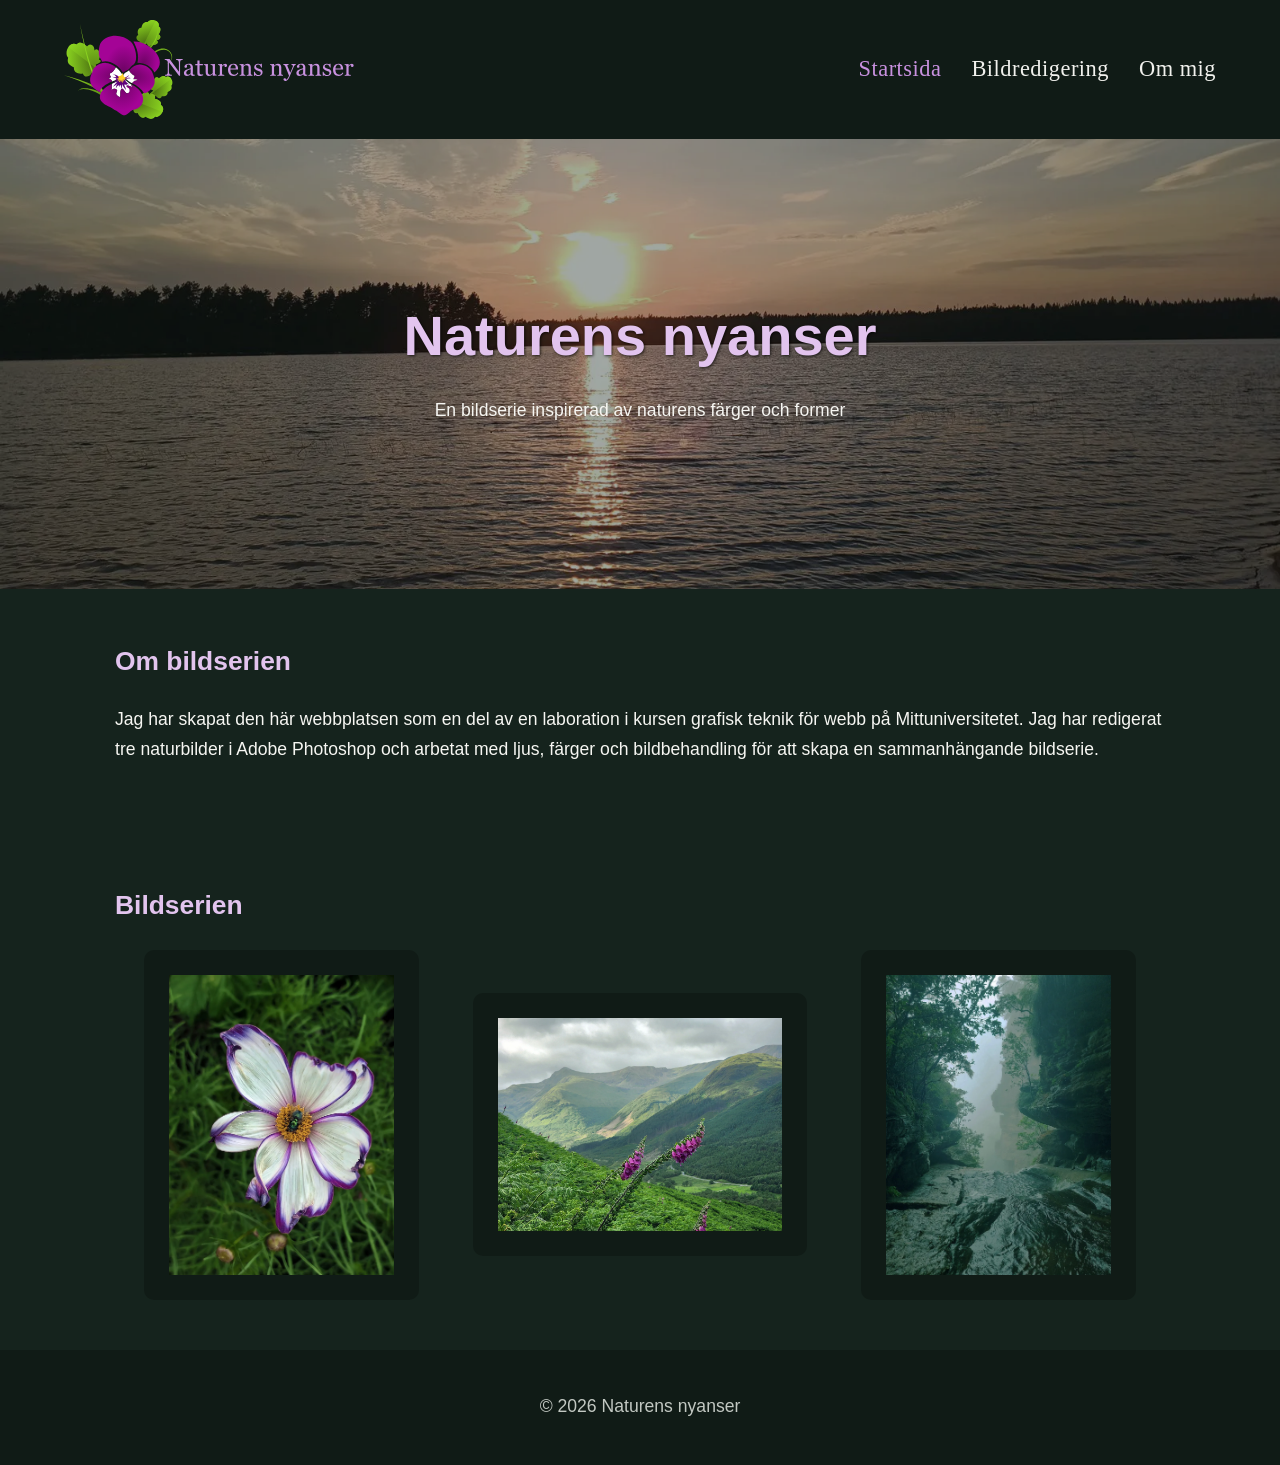
<file: index.html>
<!DOCTYPE html>
<html lang="sv">

<head>
    <meta charset="UTF-8">
    <meta name="viewport" content="width=device-width, initial-scale=1.0">
    <meta name="description"
        content="Naturens nyanser är en webbplats med naturfotografier, bildredigering och före- och efterbilder skapade i Adobe Photoshop.">
    <title>Naturens Nyanser</title>
    <link rel="stylesheet" href="css/style.css">

    <link rel="icon" type="image/x-icon" href="images/favicon.ico" sizes="16x16">
    <link rel="icon" type="image/png" href="images/favicon.png" sizes="32x32">

</head>

<body>
    <header>

        <a href="index.html" class="logo">
            <img src="images/logo.svg" alt="Lila blomma med texten Naturens nyanser (logo)" width="332" height="109">
        </a>


        <nav aria-label="Huvudnavigation">
            <ul>
                <li><a href="index.html" aria-current="page">Startsida</a></li>
                <li><a href="bildredigering.html">Bildredigering</a></li>
                <li><a href="om-mig.html">Om mig</a></li>
            </ul>
        </nav>
    </header>

    <main>
        <section class="hero hero-home">
            <h1>Naturens nyanser</h1>
            <p>En bildserie inspirerad av naturens färger och former</p>
        </section>

        <section class="intro">
            <h2>Om bildserien</h2>
            <p>Jag har skapat den här webbplatsen som en del av en laboration
                i kursen grafisk teknik för webb på Mittuniversitetet. Jag har redigerat tre naturbilder
                i Adobe Photoshop och arbetat med ljus, färger och
                bildbehandling för att skapa en sammanhängande bildserie.</p>
        </section>
        <section class="gallery">
            <h2>Bildserien</h2>

            <div class="image-grid">

                <picture>
                    <source srcset="images/bildserie002.webp" type="image/webp">
                    <img src="images/bildserie002-fallback.jpg"
                        alt="En närbild av en stor vit blomma med blålila kanter och lätt böjda kronblad. I mitten av blomman sitter en liten grönskimrande insekt. Blomman växer bland mörkgrönt gräs och omges av några små blomknoppar."
                        width="1000" height="1334" loading="lazy">
                </picture>
                <picture>
                    <source srcset="images/bildserie001.webp" type="image/webp">
                    <img src="images/bildserie001-fallback.jpg"
                        alt="Ett bergslandskap med djupa gröna dalar och höga bergssluttningar och en ljusare, molnig himmel i bakgrunden. I förgrunden växer gröna ormbunkar och höga blommor med lilarosa, klockformade blommor som liknar fingerborgsblommor."
                        width="1000" height="750" loading="lazy">
                </picture>
                <picture>
                    <source srcset="images/bildserie003.webp" type="image/webp">
                    <img src="images/bildserie003-fallback.jpg"
                        alt="En djup och smal ravin med höga, mörkgröna klippväggar täckta av gröna klängväxter. I förgrunden rinner vatten över stora, blanka och ojämna klipphällar."
                        width="1000" height="1334" loading="lazy">
                </picture>

            </div>

        </section>
    </main>
    <footer>
        <p>© 2026 Naturens nyanser</p>
    </footer>
</body>

</html>
</file>
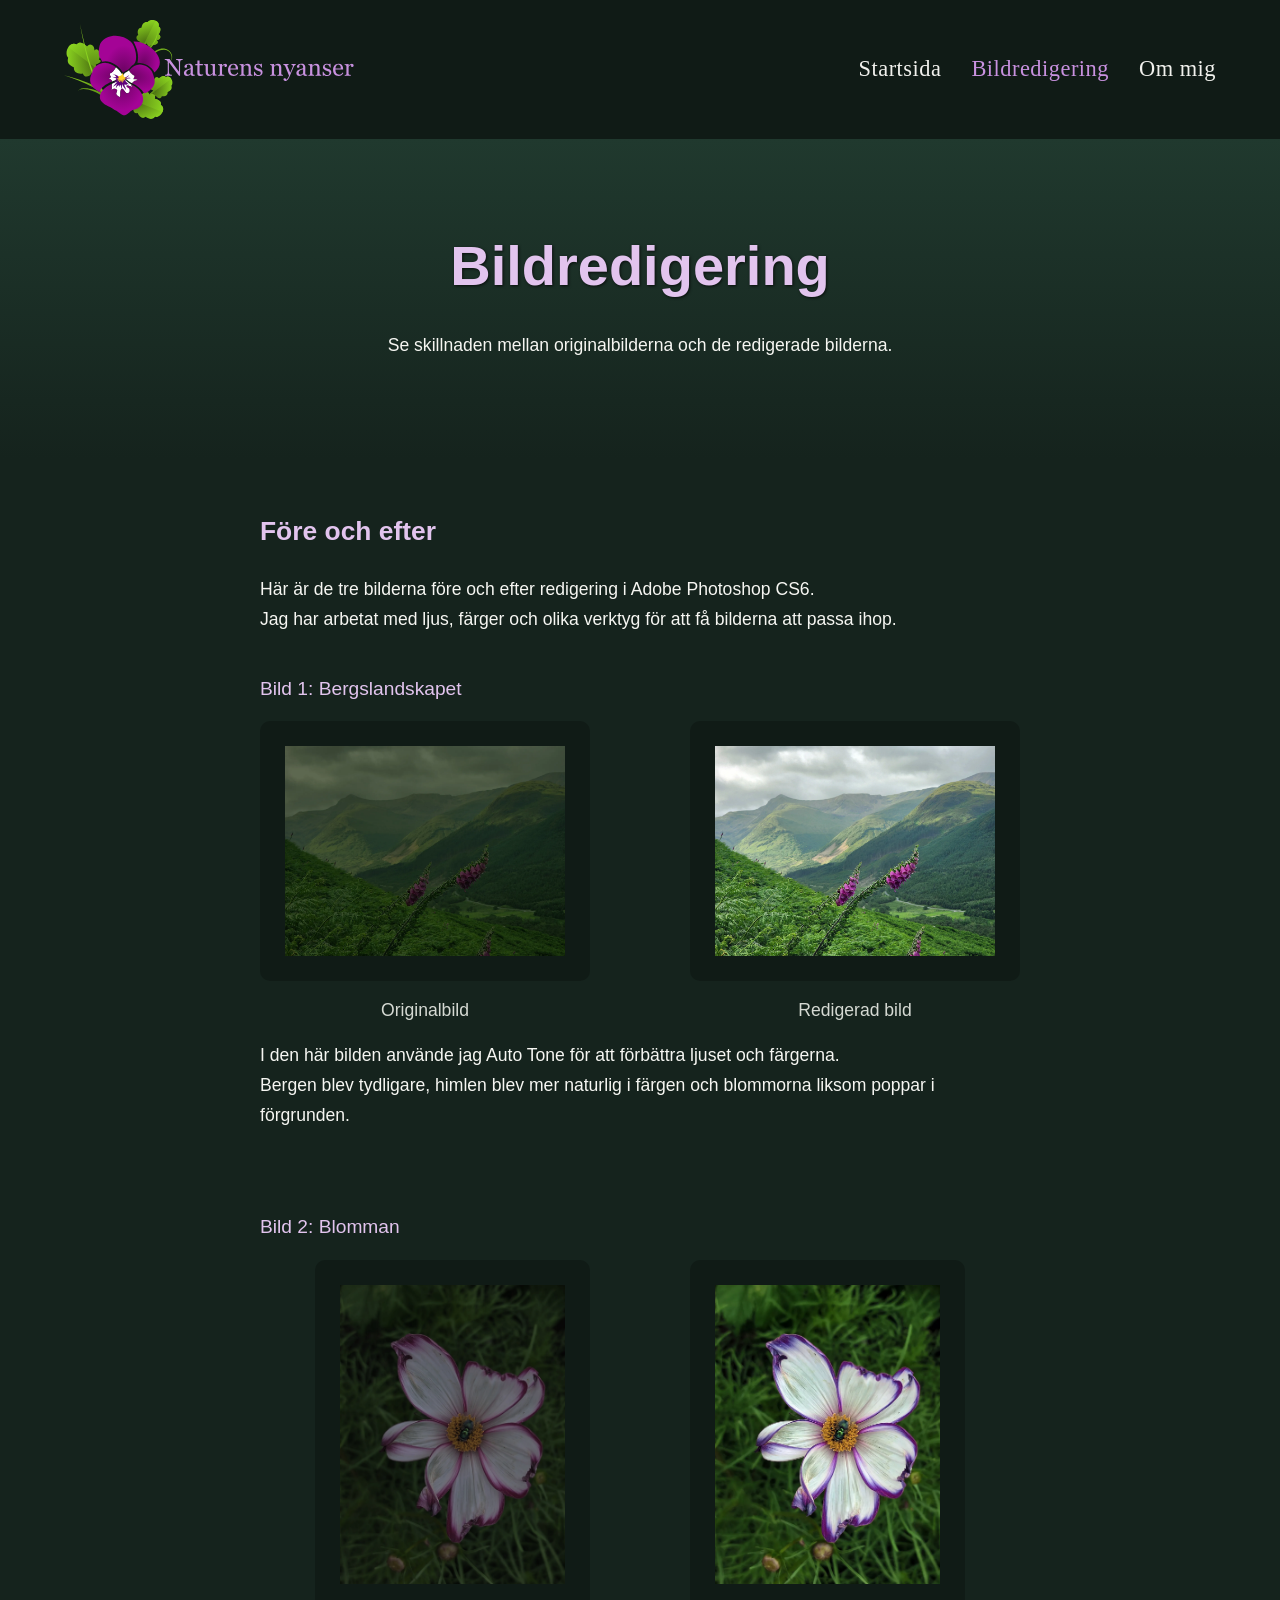
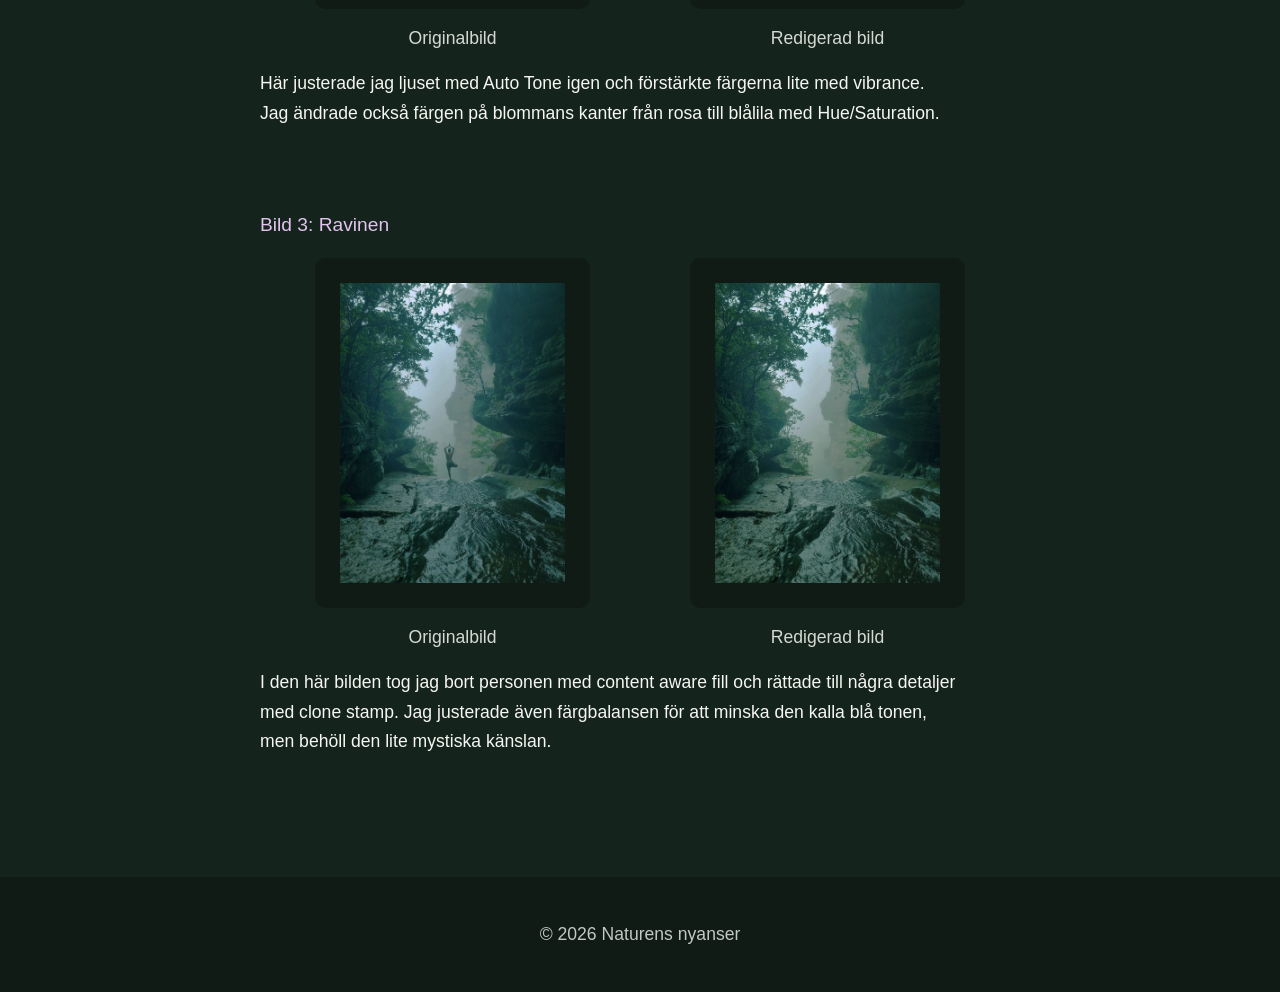
<file: bildredigering.html>
<!DOCTYPE html>
<html lang="sv">

<head>
    <meta charset="UTF-8">
    <meta name="viewport" content="width=device-width, initial-scale=1.0">
    <meta name="description"
        content="Se hur tre naturfotografier har förändrats med bildredigering i Adobe Photoshop, med jämförelser mellan originalbilder och redigerade bilder.">
    <title>Bildredigering - Naturens nyanser</title>
    <link rel="stylesheet" href="css/style.css">

    <link rel="icon" type="image/x-icon" href="images/favicon.ico" sizes="16x16">
    <link rel="icon" type="image/png" href="images/favicon.png" sizes="32x32">
</head>

<body>
    <header>
        <a href="index.html" class="logo">
            <img src="images/logo.svg" alt="Lila blomma med texten Naturens nyanser (logo)" width="332" height="109">
        </a>

        <nav aria-label="Huvudnavigation">
            <ul>
                <li><a href="index.html">Startsida</a></li>
                <li><a href="bildredigering.html" aria-current="page">Bildredigering</a></li>
                <li><a href="om-mig.html">Om mig</a></li>
            </ul>
        </nav>
    </header>

    <main>
        <section class="hero">
            <h1>Bildredigering</h1>
            <p>Se skillnaden mellan originalbilderna och de redigerade bilderna.</p>
        </section>

        <section class="intro intro-comparison">
            <h2>Före och efter</h2>
            <p>
                Här är de tre bilderna före och efter
                redigering i Adobe Photoshop CS6.<br>
                Jag har arbetat med ljus, färger och olika
                verktyg för att få bilderna att passa ihop.
            </p>
        </section>

        <div class="comparison">

            <!-- Bild 1: Bergslandskapet -->
            <article class="comparison-item">
                <h2>Bild 1: Bergslandskapet</h2>

                <div class="comparison-images">
                    <figure>
                        <picture>
                            <source srcset="images/original/bilserie001.webp" type="image/webp">
                            <img src="images/original/bilserie001-fallback.jpg"
                                alt="Ett bergslandskap med djupa gröna dalar och höga bergssluttningar och en mörk, molnig himmel i bakgrunden. I förgrunden växer gröna ormbunkar och höga blomstjälkar med lilarosa, klockformade blommor som liknar fingerborgsblommor. Landskapet ligger till stor del i skugga och färgerna är dämpade."
                                width="2000" height="1500" loading="lazy">
                        </picture>
                        <figcaption>Originalbild</figcaption>
                    </figure>

                    <figure>
                        <picture>
                            <source srcset="images/bildserie001.webp" type="image/webp">
                            <img src="images/bildserie001-fallback.jpg"
                                alt="Ett bergslandskap med djupa gröna dalar och höga bergssluttningar och en ljusare, molnig himmel i bakgrunden. I förgrunden växer gröna ormbunkar och höga blomstjälkar med lilarosa, klockformade blommor som liknar fingerborgsblommor. Efter redigeringen är landskapet ljusare och de gröna sluttningarna, blommorna och bergens former framträder tydligare."
                                width="1000" height="750" loading="lazy">
                        </picture>
                        <figcaption>Redigerad bild</figcaption>
                    </figure>
                </div>

                <p>
                    I den här bilden använde jag Auto Tone
                    för att förbättra ljuset och färgerna.<br>
                    Bergen blev tydligare, himlen blev mer naturlig i färgen
                    och blommorna liksom poppar i förgrunden.
                </p>
            </article>

            <!-- Bild 2: Blomman -->
            <article class="comparison-item">
                <h2>Bild 2: Blomman</h2>

                <div class="comparison-images">
                    <figure>
                        <picture>
                            <source srcset="images/original/bilserie006.webp" type="image/webp">
                            <img src="images/original/bilserie006-fallback.jpg"
                                alt="En närbild av en stor vit blomma med rosa kanter och lätt böjda kronblad. I mitten av blomman sitter en liten grönskimrande insekt. Blomman växer bland mörkgrönt gräs och omges av några små blomknoppar. Färgerna är något dämpade."
                                width="2000" height="2667" loading="lazy">
                        </picture>
                        <figcaption>Originalbild</figcaption>
                    </figure>

                    <figure>
                        <picture>
                            <source srcset="images/bildserie002.webp" type="image/webp">
                            <img src="images/bildserie002-fallback.jpg"
                                alt="En närbild av en stor vit blomma med blålila kanter och lätt böjda kronblad. I mitten av blomman sitter en liten grönskimrande insekt. Blomman växer bland mörkgrönt gräs och omges av några små blomknoppar. Efter redigeringen har de rosa kanterna ändrats till blålila och blommans färger blivit tydligare och mer framträdande."
                                width="1000" height="1334" loading="lazy">
                        </picture>
                        <figcaption>Redigerad bild</figcaption>
                    </figure>
                </div>

                <p>
                    Här justerade jag ljuset med Auto Tone igen
                    och förstärkte färgerna lite med vibrance.<br>
                    Jag ändrade också färgen på blommans
                    kanter från rosa till blålila
                    med Hue/Saturation.
                </p>
            </article>

            <!-- Bild 3: Ravinen -->
            <article class="comparison-item">
                <h2>Bild 3: Ravinen</h2>

                <div class="comparison-images">
                    <figure>
                        <picture>
                            <source srcset="images/original/bilserie017.webp" type="image/webp">
                            <img src="images/original/bilserie017-fallback.jpg"
                                alt="En djup och smal ravin med höga, mörkgröna klippväggar täckta av gröna klängväxter. I förgrunden rinner vatten över stora, blanka och ojämna klipphällar. Längre in i ravinen står en liten person på ett ben med armarna uppsträckta, medan ljus dimma skymmer landskapet i bakgrunden."
                                width="2000" height="2667" loading="lazy">
                        </picture>
                        <figcaption>Originalbild</figcaption>
                    </figure>

                    <figure>
                        <picture>
                            <source srcset="images/bildserie003.webp" type="image/webp">
                            <img src="images/bildserie003-fallback.jpg"
                                alt="En djup och smal ravin med höga, mörkgröna klippväggar täckta av gröna klängväxter. I förgrunden rinner vatten över stora, blanka och ojämna klipphällar. Efter redigeringen har personen längre in i ravinen tagits bort och den kalla blå tonen minskats, medan den ljusa dimman fortfarande skymmer landskapet i bakgrunden."
                                width="1000" height="1334" loading="lazy">
                        </picture>
                        <figcaption>Redigerad bild</figcaption>
                    </figure>
                </div>

                <p>
                    I den här bilden tog jag bort personen
                    med content aware fill och rättade
                    till några detaljer <br> med clone stamp.
                    Jag justerade även färgbalansen för
                    att minska den kalla blå tonen,<br>
                    men behöll den lite mystiska känslan.
                </p>
            </article>

        </div>
    </main>
    <footer>
        <p>© 2026 Naturens nyanser</p>
    </footer>
</body>

</html>
</file>
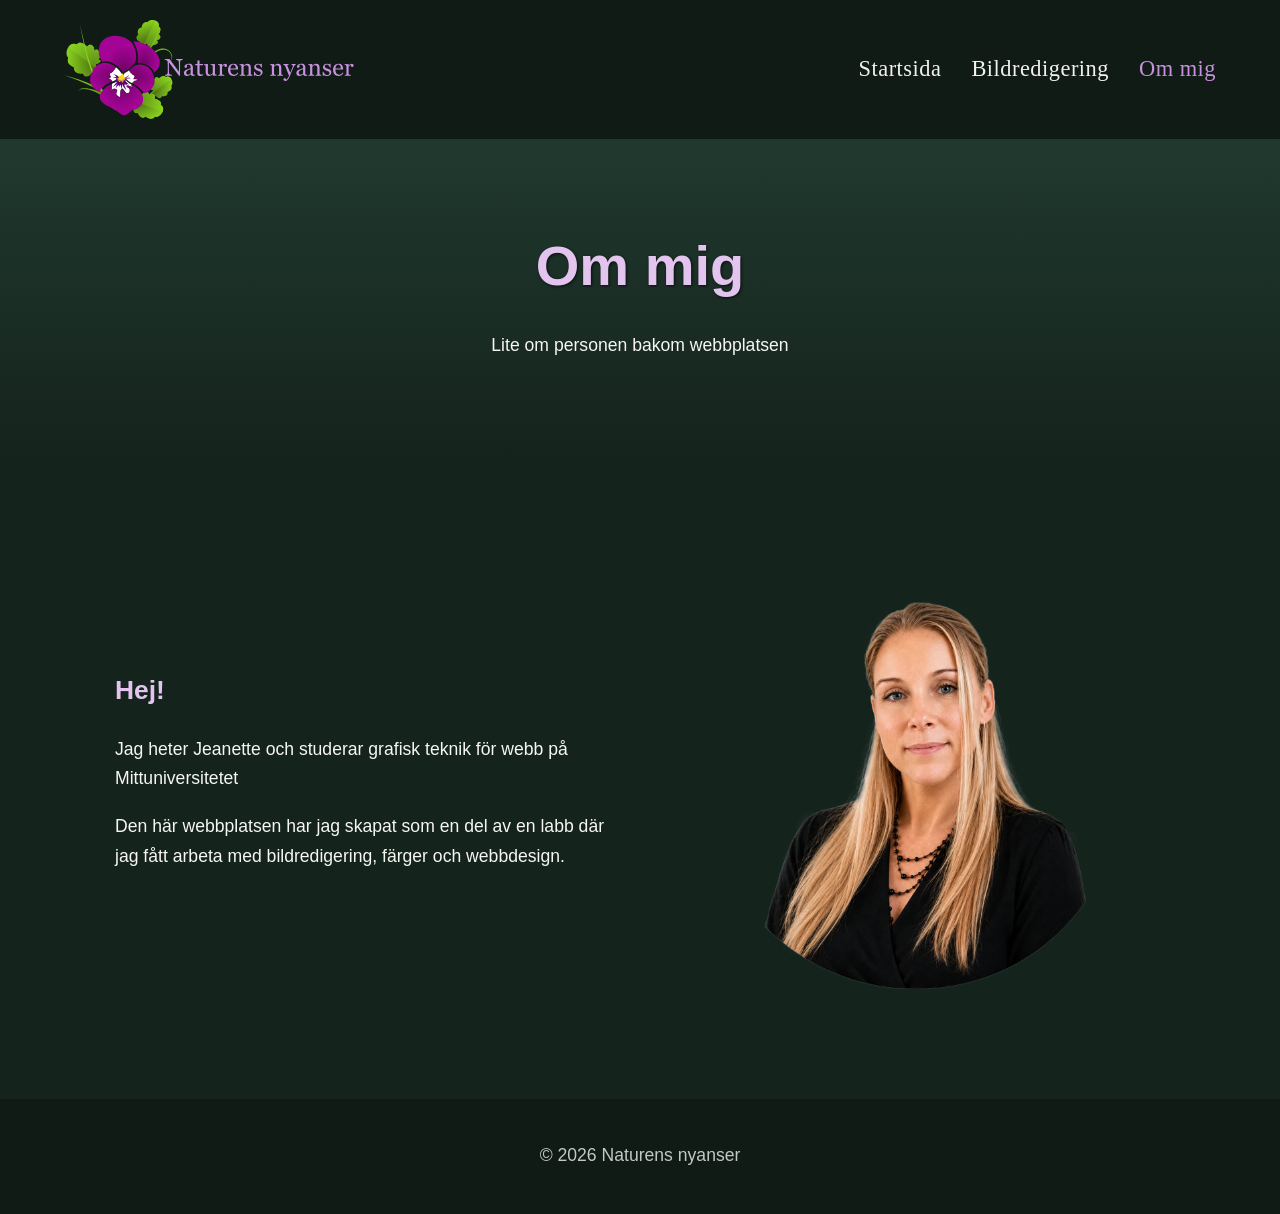
<file: om-mig.html>
<!DOCTYPE html>
<html lang="sv">

<head>
    <meta charset="UTF-8">
    <meta name="viewport" content="width=device-width, initial-scale=1.0">
    <meta name="description"
        content="Läs om personen bakom Naturens nyanser och arbetet med naturfotografi, bildredigering och webbdesign i kursen Grafisk teknik för webb.">
    <title>Om mig | Naturens nyanser</title>
    <link rel="stylesheet" href="css/style.css">

    <link rel="icon" type="image/x-icon" href="images/favicon.ico" sizes="16x16">
    <link rel="icon" type="image/png" href="images/favicon.png" sizes="32x32">

</head>

<body>
    <header>
        <a href="index.html" class="logo">
            <img src="images/logo.svg" alt="Lila blomma med texten Naturens nyanser (logo)" width="332" height="109">
        </a>


        <nav aria-label="Huvudnavigation">
            <ul>
                <li><a href="index.html">Startsida</a></li>
                <li><a href="bildredigering.html">Bildredigering</a></li>
                <li><a href="om-mig.html" aria-current="page">Om mig</a></li>
            </ul>
        </nav>
    </header>
    <main>
        <section class="hero">
            <h1>Om mig</h1>
            <p>Lite om personen bakom webbplatsen</p>

        </section>
        <section class="about">
            <div class="about-text">
                <h2>Hej!</h2>
                <p>Jag heter Jeanette och studerar grafisk teknik för webb på Mittuniversitetet</p>
                <p>Den här webbplatsen har jag skapat som en del av en labb där jag fått arbeta med bildredigering,
                    färger och
                    webbdesign.</p>
            </div>
            <div class="about-image">
                <div class="about-image">
                    <picture>
                        <source srcset="images/portrait.webp" type="image/webp">
                        <img src="images/portrait.png" alt="Porträttbild av Jeanette" width="1254" height="1254"
                            loading="lazy">
                    </picture>
                </div>
            </div>
        </section>
    </main>
    <footer>
        <p>© 2026 Naturens nyanser</p>
    </footer>

</body>

</html>
</file>
<file: css/style.css>
/* Grundinställningar */
* {
  box-sizing: border-box;
}

body {
  margin: 0;
  font-family: Arial, sans-serif;
  font-size: 1.1rem; /* Gör grundtexten lite större */
  background-color: #15231d; /* Mörkgrön bakgrund */
  color: #f6f6f2;
  line-height: 1.7;
}

/* Header och navigation */
header {
  display: flex;
  justify-content: space-between;
  align-items: center;
  gap: 30px;
  padding: 20px 5%;
  background-color: #101b16;
}

/* Loggan */
.logo {
  color: #e2c4ee; /* Ljuslila accentfärg */
  font-size: 1.5rem;
  font-weight: bold;
  text-decoration: none;
}

/* Loggans storlek */
.logo img {
  display: block;
  width: 300px; /* Begränsar bredden */
  max-width: 100%; /* Anpassar till mindre skärmar */
  height: auto; /* Behåller proportioner */
}

nav ul {
  display: flex;
  gap: 30px;
  margin: 0;
  padding: 0;
  list-style: none;
}

nav a {
  color: #f1f1ed;
  text-decoration: none;
  font-family: Georgia, "Times New Roman", serif;
  font-size: 1.4rem;
  font-weight: 500;
  letter-spacing: 0.5px;
}

nav a:hover,
nav a[aria-current="page"] {
  color: #c891dfff;
}

/* Hero */
.hero {
  min-height: 320px;
  display: flex;
  flex-direction: column;
  justify-content: center;
  align-items: center;
  text-align: center;
  padding: 60px 20px;
  background: linear-gradient(#20392e, #15231d);
}

/* Headerbild på startsidan */
.hero-home {
  position: relative; /* Placerar bilden bakom texten */
  min-height: 450px;
  background: #15231d; /* Mörkgrön färg som syns genom bilden */
  isolation: isolate;
  overflow: hidden;
}

.hero-home::before {
  content: "";
  position: absolute;
  inset: 0; /* Täcker hela hero-sektionen */
  background: url("../images/header-fallback.jpg") center / cover no-repeat; /* Fallback för äldre webbläsare */
  background-image: image-set(
    url("../images/header.webp") type("image/webp"),
    url("../images/header-fallback.jpg") type("image/jpeg")
  ); /* Väljer WebP när det stöds */
  opacity: 0.6; /* Bilden blir 60 % ogenomskinlig */
  z-index: -1; /* Placerar bilden bakom texten */
}

.hero h1 {
  color: #e2c4ee;
  text-shadow: 1px 1px 3px rgba(0, 0, 0, 0.7);
  font-size: clamp(2rem, 5vw, 3.5rem);
  margin: 0;
}

.hero-home h1 {
  transform: translateY(5px); /* Samma placering som i originalversionen */
}

/* Sidans innehåll */
.intro,
.gallery {
  max-width: 1100px; /* Begränsar innehållets bredd */
  margin: 0 auto;
  padding: 50px 25px;
}

h2 {
  color: #e2c4ee;
  margin-top: 0;
}

/* Bildserie på startsidan */
.image-grid {
  display: grid;
  grid-template-columns: repeat(auto-fit, minmax(250px, 1fr));
  gap: 25px;
  align-items: center;
  justify-items: center;
}

.image-grid img {
  display: block;
  width: auto; /* Anpassas efter bildens proportioner */
  height: auto;
  max-width: 100%; /* Hindrar bilden från att bli för bred */
  max-height: 350px; /* Begränsar höjden */
  padding: 25px; /* Lika mycket luft runt alla bilder */
  background-color: #101b16;
  border-radius: 10px;
}

/* Footer */
footer {
  text-align: center;
  padding: 25px;
  background-color: #101b16;
  color: #c2c8c2;
}

/* Bildredigering - före och efter */
.comparison {
  max-width: 810px; /* Samma bredd som introduktionen */
  margin: 0 auto;
  padding: 0 25px 40px;
}

.comparison-item h2 {
  font-weight: 400; /* Gör bildrubrikerna tunnare */
  font-size: 1.2rem; /* Mindre rubrikstorlek */
}

.intro-comparison {
  max-width: 810px; /* Anpassar introduktionen till bildparen */
  padding-bottom: 20px;
}

.comparison-item {
  max-width: 100%; /* Använder hela innehållsbredden */
  margin: 0 0 80px; /* mellanrum mellan bilderna*/
}

/* Före- och efterbilder */
.comparison-images {
  display: flex; /* Flexbox i stället för Grid för att se om det förändrar mitt problem med känslan av att nåt ser "fel ut"*/
  justify-content: center; /* Centrerar bildparet */
  align-items: flex-start; /* Bilderna börjar på samma höjd */
  gap: 100px; /* Avstånd mellan bilderna */
  margin: 15px 0;
}

.comparison-images figure {
  margin: 0;
  min-width: 0;
  flex: 0 1 auto; /*Låter bildrutorna anpassa sin bredd */
  max-width: calc(50% - 10px); /*Högst halva bildytan per bild */
  display: flex;
  flex-direction: column;
  align-items: center; /* Centrerar bilderna och bildtexterna */
}

.comparison-images img {
  display: block;
  width: auto; /* Anpassas efter bildens proportioner */
  height: auto;
  max-width: 100%; /* Bilden får inte bli bredare än sin bildruta */
  max-height: 350px; /* Begränsar höjden inklusive ramen */
  padding: 25px; /* Lika mycket luft runt bilden */
  background-color: #101b16;
  border-radius: 10px;
}

.comparison-images figcaption {
  text-align: center;
  margin-top: 15px; /* Avstånd mellan bild och bildtext */
  color: #d5d9d3;
}

.comparison-item p {
  margin-top: 15px; /* Avstånd till beskrivningen */
  max-width: 800px;
}

/* Om mig-sidan */
.about {
  display: grid;
  grid-template-columns: 1fr 1fr; /* Två lika breda kolumner */
  align-items: center; /* Centrerar innehållet på höjden */
  gap: 50px; /* Mellanrum mellan text och bild */
  max-width: 1100px;
  margin: 0 auto;
  padding: 70px 25px;
}

.about-text {
  max-width: 500px;
}

.about-image {
  display: flex;
  justify-content: center;
  align-items: center;
  padding: 20px; /* Lite luft runt bilden */
}

.about-image img {
  max-width: 100%;
  max-height: 420px; /* Begränsar höjden */
  height: auto;
  display: block;
}

/* Anpassning för surfplattor lades till för att få det snyggare i stl 768*/
@media (min-width: 701px) and (max-width: 900px) {
  header {
    gap: 15px; /* Minskar avståndet mellan logotyp och navigation */
  }

  .logo img {
    width: 250px; /* Gör logotypen lite mindre */
  }

  nav ul {
    gap: 15px; /* Minskar avståndet mellan länkarna */
  }

  nav a {
    font-size: 1.2rem; /* Något mindre navigationstext */
    white-space: nowrap; /* Förhindrar att Om mig delas upp */
  }
}

/* Responsiv design för mindre skärmar */
@media (max-width: 700px) {
  header {
    flex-direction: column;
    gap: 15px;
  }

  nav ul {
    flex-wrap: wrap;
    justify-content: center;
    gap: 15px;
  }

  .intro,
  .gallery {
    padding: 35px 20px;
  }

  /* Före- och efterbilder på mobil */
  .comparison-images {
    flex-direction: column; /* Staplar bilderna */
    align-items: center; /* Centrerar bilderna */
  }

  .comparison-images figure {
    max-width: 100%; /* Tillåter full bredd på mobil */
  }

  .comparison {
    padding: 20px 20px 40px;
  }

  /* Om mig på mindre skärmar */
  .about {
    grid-template-columns: 1fr; /* En kolumn på mobil */
    gap: 30px;
    padding: 40px 20px;
  }

  .about-image {
    min-height: 280px;
  }
}
</file>
